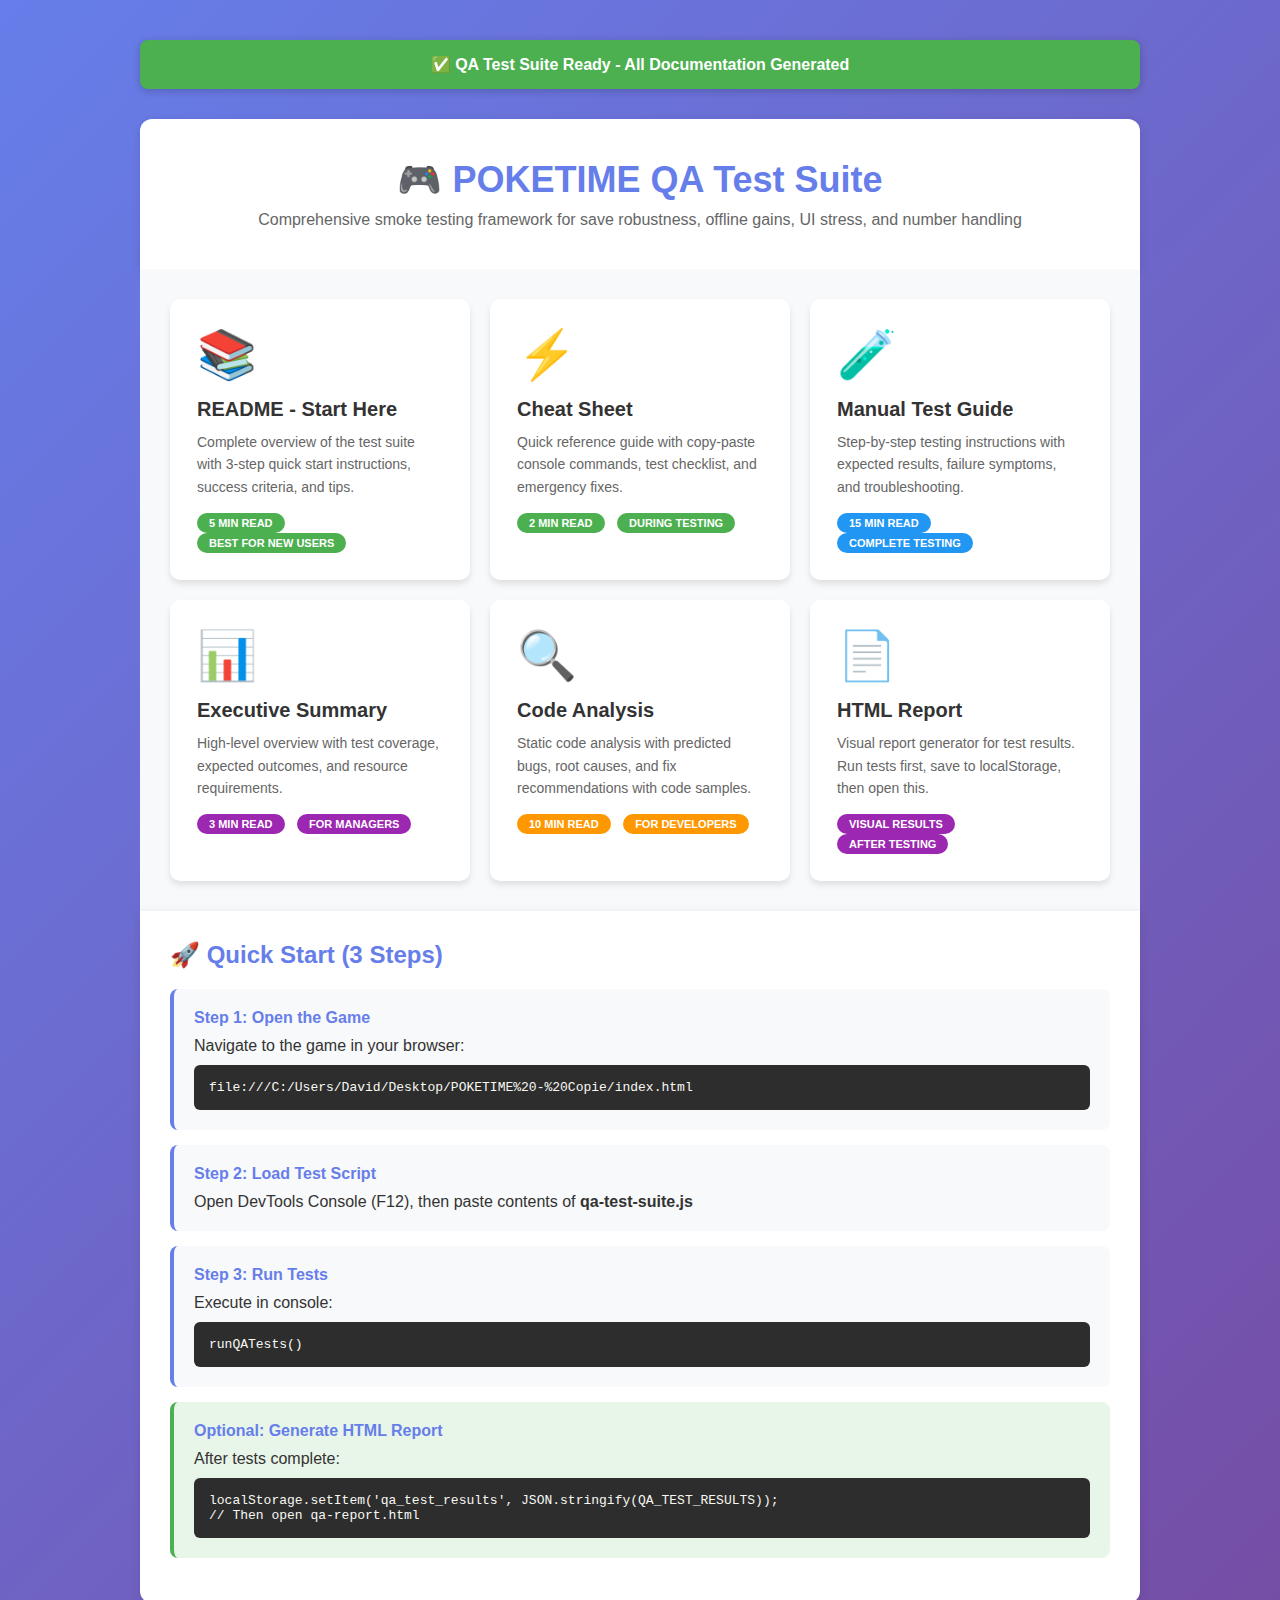
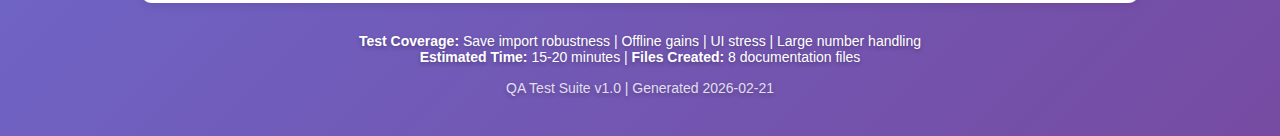
<file: QA_START_HERE.html>
<!DOCTYPE html>
<html lang="en">
<head>
    <meta charset="UTF-8">
    <meta name="viewport" content="width=device-width, initial-scale=1.0">
    <title>POKETIME QA Test Suite - Start Here</title>
    <style>
        * {
            margin: 0;
            padding: 0;
            box-sizing: border-box;
        }

        body {
            font-family: 'Segoe UI', Tahoma, Geneva, Verdana, sans-serif;
            background: linear-gradient(135deg, #667eea 0%, #764ba2 100%);
            min-height: 100vh;
            padding: 40px 20px;
            color: #333;
        }

        .container {
            max-width: 1000px;
            margin: 0 auto;
        }

        .header {
            background: white;
            padding: 40px;
            border-radius: 12px 12px 0 0;
            text-align: center;
            box-shadow: 0 2px 10px rgba(0,0,0,0.1);
        }

        .header h1 {
            font-size: 36px;
            color: #667eea;
            margin-bottom: 10px;
        }

        .header p {
            color: #666;
            font-size: 16px;
        }

        .nav-grid {
            display: grid;
            grid-template-columns: repeat(auto-fit, minmax(280px, 1fr));
            gap: 20px;
            padding: 30px;
            background: #f8f9fa;
        }

        .nav-card {
            background: white;
            border-radius: 10px;
            padding: 25px;
            box-shadow: 0 4px 6px rgba(0,0,0,0.1);
            transition: transform 0.2s, box-shadow 0.2s;
            cursor: pointer;
            border: 2px solid transparent;
        }

        .nav-card:hover {
            transform: translateY(-5px);
            box-shadow: 0 8px 15px rgba(0,0,0,0.2);
            border-color: #667eea;
        }

        .nav-card .icon {
            font-size: 48px;
            margin-bottom: 15px;
        }

        .nav-card h3 {
            font-size: 20px;
            margin-bottom: 10px;
            color: #333;
        }

        .nav-card p {
            color: #666;
            font-size: 14px;
            line-height: 1.6;
            margin-bottom: 15px;
        }

        .nav-card .badge {
            display: inline-block;
            padding: 4px 12px;
            border-radius: 20px;
            font-size: 11px;
            font-weight: bold;
            text-transform: uppercase;
            margin-right: 8px;
        }

        .badge.quick { background: #4CAF50; color: white; }
        .badge.detailed { background: #2196F3; color: white; }
        .badge.technical { background: #FF9800; color: white; }
        .badge.exec { background: #9C27B0; color: white; }

        .quick-start {
            background: white;
            padding: 30px;
            border-radius: 0 0 12px 12px;
            box-shadow: 0 2px 10px rgba(0,0,0,0.1);
        }

        .quick-start h2 {
            color: #667eea;
            margin-bottom: 20px;
            font-size: 24px;
        }

        .step {
            background: #f8f9fa;
            padding: 20px;
            border-radius: 8px;
            margin-bottom: 15px;
            border-left: 4px solid #667eea;
        }

        .step h4 {
            color: #667eea;
            margin-bottom: 10px;
            font-size: 16px;
        }

        .step code {
            background: #2d2d2d;
            color: #f8f8f2;
            padding: 15px;
            border-radius: 6px;
            display: block;
            margin-top: 10px;
            font-family: 'Courier New', monospace;
            font-size: 13px;
            overflow-x: auto;
            white-space: pre;
        }

        .footer {
            margin-top: 30px;
            text-align: center;
            color: white;
            font-size: 14px;
            text-shadow: 0 2px 4px rgba(0,0,0,0.3);
        }

        .status-banner {
            background: #4CAF50;
            color: white;
            padding: 15px;
            text-align: center;
            font-weight: bold;
            border-radius: 8px;
            margin-bottom: 30px;
            box-shadow: 0 2px 8px rgba(0,0,0,0.2);
        }

        a {
            color: inherit;
            text-decoration: none;
        }

        .nav-card a {
            display: block;
        }
    </style>
</head>
<body>
    <div class="container">
        <div class="status-banner">
            ✅ QA Test Suite Ready - All Documentation Generated
        </div>

        <div class="header">
            <h1>🎮 POKETIME QA Test Suite</h1>
            <p>Comprehensive smoke testing framework for save robustness, offline gains, UI stress, and number handling</p>
        </div>

        <div class="nav-grid">
            <div class="nav-card" onclick="window.location='README_QA.md'">
                <div class="icon">📚</div>
                <h3>README - Start Here</h3>
                <p>Complete overview of the test suite with 3-step quick start instructions, success criteria, and tips.</p>
                <span class="badge quick">5 min read</span>
                <span class="badge quick">Best for new users</span>
            </div>

            <div class="nav-card" onclick="window.location='QA_CHEAT_SHEET.md'">
                <div class="icon">⚡</div>
                <h3>Cheat Sheet</h3>
                <p>Quick reference guide with copy-paste console commands, test checklist, and emergency fixes.</p>
                <span class="badge quick">2 min read</span>
                <span class="badge quick">During testing</span>
            </div>

            <div class="nav-card" onclick="window.location='QA_MANUAL_GUIDE.md'">
                <div class="icon">🧪</div>
                <h3>Manual Test Guide</h3>
                <p>Step-by-step testing instructions with expected results, failure symptoms, and troubleshooting.</p>
                <span class="badge detailed">15 min read</span>
                <span class="badge detailed">Complete testing</span>
            </div>

            <div class="nav-card" onclick="window.location='QA_EXECUTIVE_SUMMARY.md'">
                <div class="icon">📊</div>
                <h3>Executive Summary</h3>
                <p>High-level overview with test coverage, expected outcomes, and resource requirements.</p>
                <span class="badge exec">3 min read</span>
                <span class="badge exec">For managers</span>
            </div>

            <div class="nav-card" onclick="window.location='CODE_ANALYSIS_REPORT.md'">
                <div class="icon">🔍</div>
                <h3>Code Analysis</h3>
                <p>Static code analysis with predicted bugs, root causes, and fix recommendations with code samples.</p>
                <span class="badge technical">10 min read</span>
                <span class="badge technical">For developers</span>
            </div>

            <div class="nav-card" onclick="window.open('qa-report.html')">
                <div class="icon">📄</div>
                <h3>HTML Report</h3>
                <p>Visual report generator for test results. Run tests first, save to localStorage, then open this.</p>
                <span class="badge exec">Visual results</span>
                <span class="badge exec">After testing</span>
            </div>
        </div>

        <div class="quick-start">
            <h2>🚀 Quick Start (3 Steps)</h2>
            
            <div class="step">
                <h4>Step 1: Open the Game</h4>
                <p>Navigate to the game in your browser:</p>
                <code>file:///C:/Users/David/Desktop/POKETIME%20-%20Copie/index.html</code>
            </div>

            <div class="step">
                <h4>Step 2: Load Test Script</h4>
                <p>Open DevTools Console (F12), then paste contents of <strong>qa-test-suite.js</strong></p>
            </div>

            <div class="step">
                <h4>Step 3: Run Tests</h4>
                <p>Execute in console:</p>
                <code>runQATests()</code>
            </div>

            <div class="step" style="border-left-color: #4CAF50; background: #e8f5e9;">
                <h4>Optional: Generate HTML Report</h4>
                <p>After tests complete:</p>
                <code>localStorage.setItem('qa_test_results', JSON.stringify(QA_TEST_RESULTS));
// Then open qa-report.html</code>
            </div>
        </div>

        <div class="footer">
            <p><strong>Test Coverage:</strong> Save import robustness | Offline gains | UI stress | Large number handling</p>
            <p><strong>Estimated Time:</strong> 15-20 minutes | <strong>Files Created:</strong> 8 documentation files</p>
            <p style="margin-top: 15px; opacity: 0.8;">QA Test Suite v1.0 | Generated 2026-02-21</p>
        </div>
    </div>

    <script>
        // Add keyboard shortcuts
        document.addEventListener('keydown', (e) => {
            if (e.key === '1') window.location = 'README_QA.md';
            if (e.key === '2') window.location = 'QA_CHEAT_SHEET.md';
            if (e.key === '3') window.location = 'QA_MANUAL_GUIDE.md';
            if (e.key === '4') window.location = 'QA_EXECUTIVE_SUMMARY.md';
            if (e.key === '5') window.location = 'CODE_ANALYSIS_REPORT.md';
            if (e.key === '6') window.open('qa-report.html');
        });

        // Add tooltip
        const cards = document.querySelectorAll('.nav-card');
        cards.forEach((card, index) => {
            card.title = `Press ${index + 1} to open | Click to navigate`;
        });
    </script>
</body>
</html>
</file>
